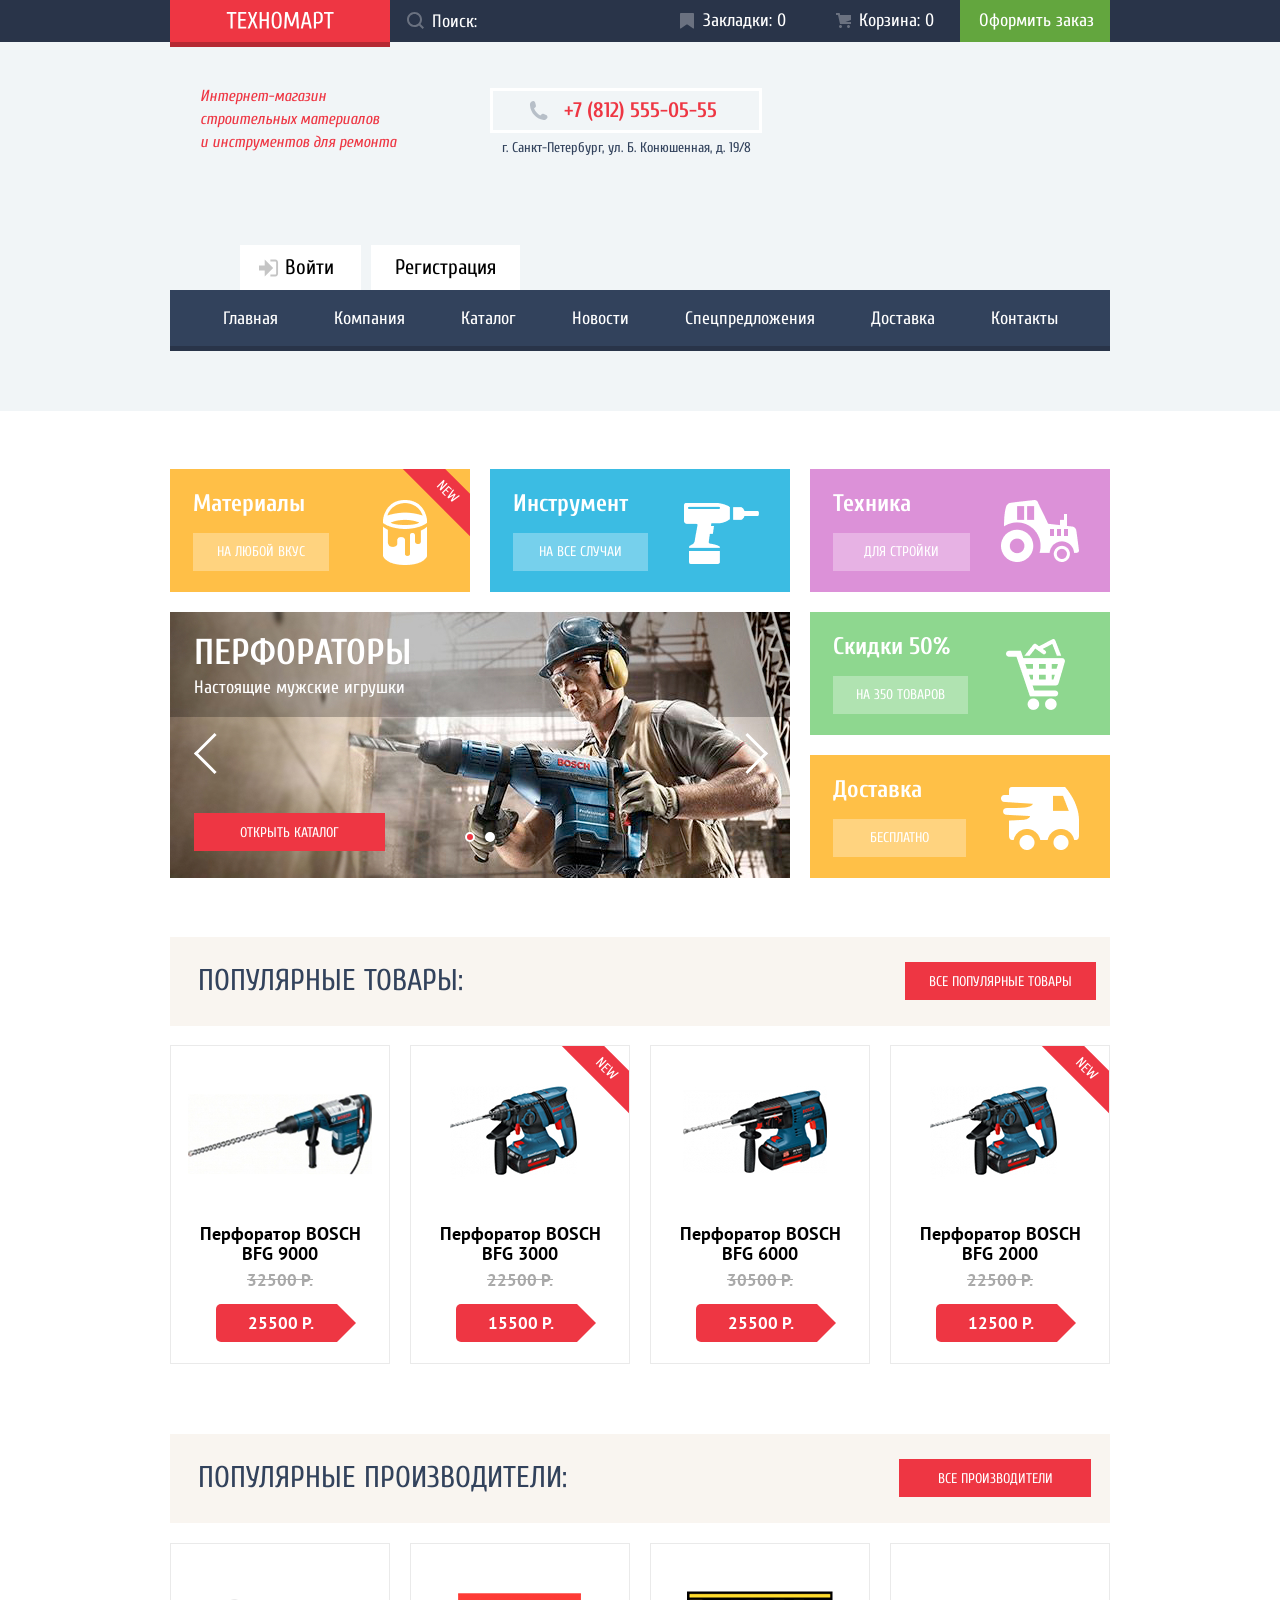
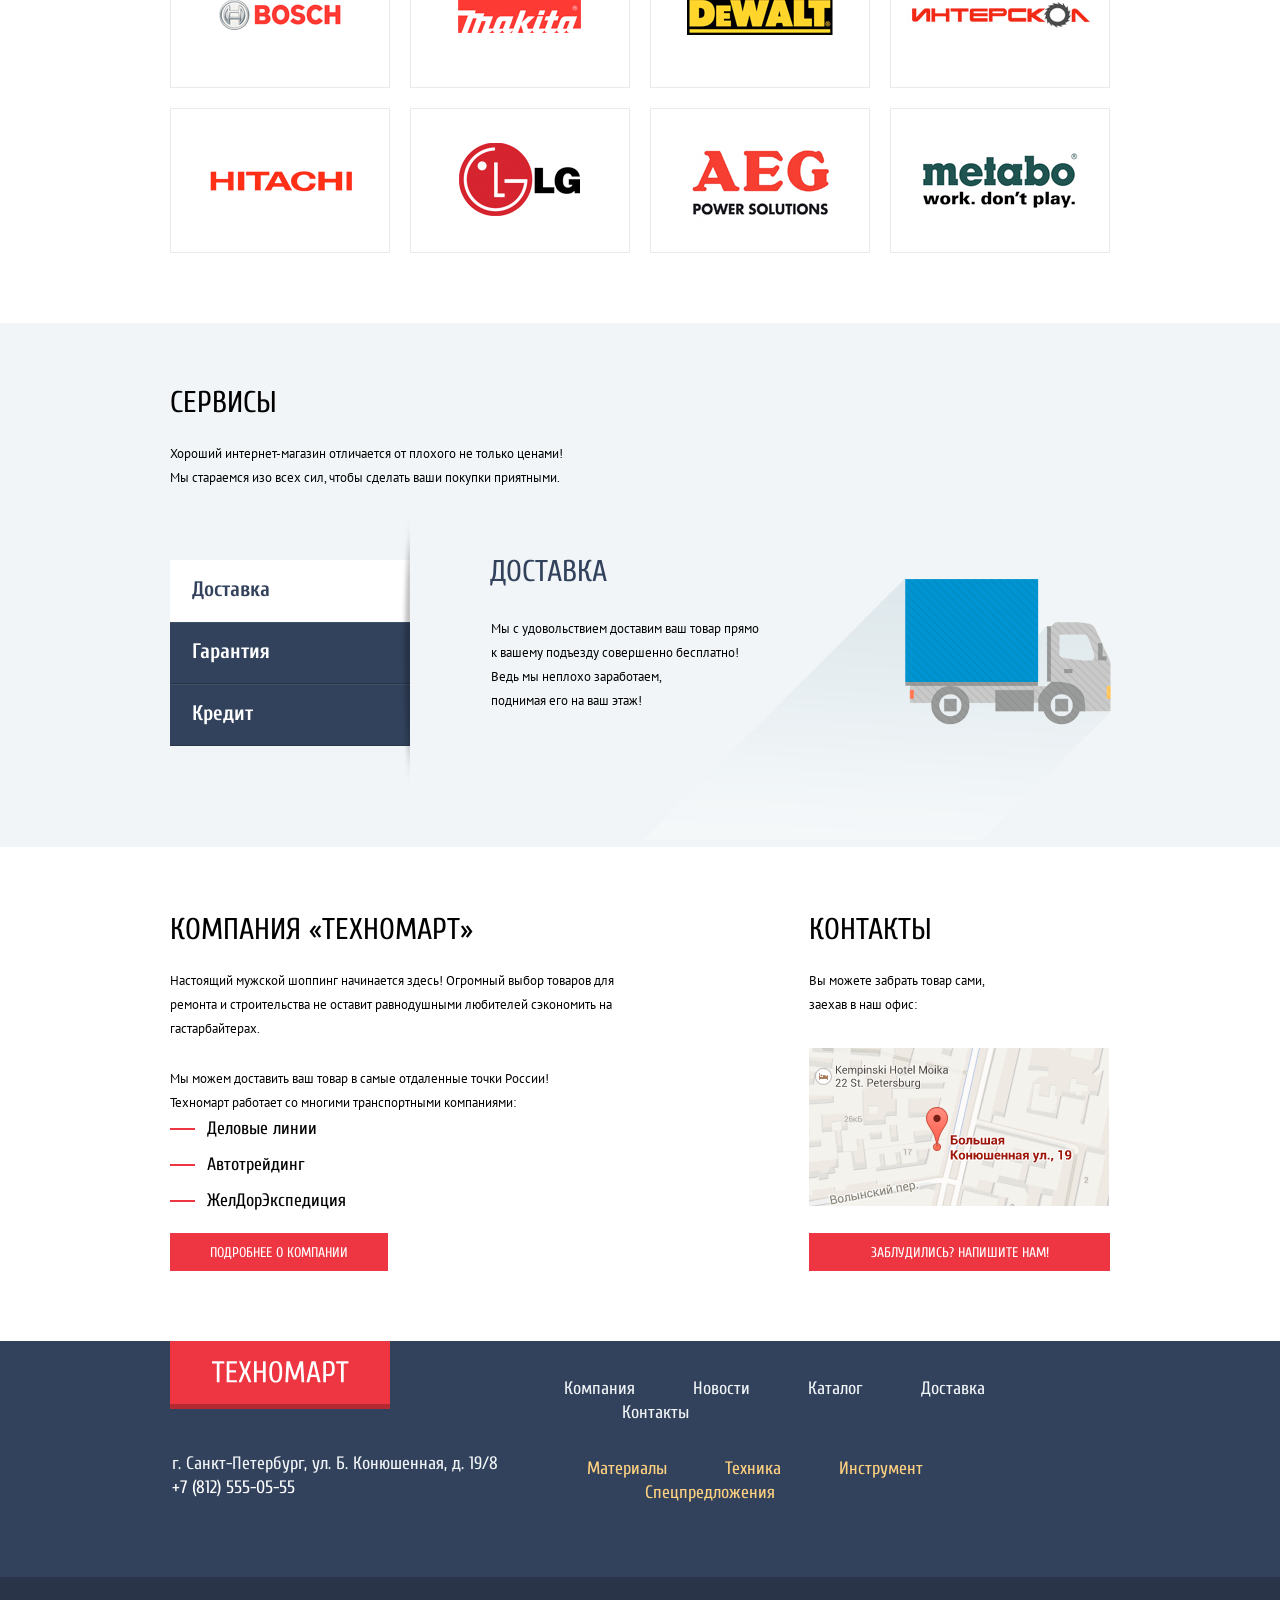
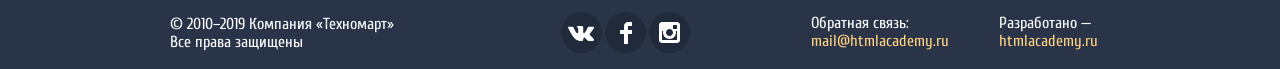
<file: index.html>
<!DOCTYPE html>
<html class="page" lang="ru">

<head>
  <meta charset="utf-8">
  <title>HTML Academy: Техномарт</title>
  <link rel="icon" href="favicon.ico">
  <link rel="icon" href="img/favicon/favicon.svg" type="image/svg+xml">
  <link rel="apple-touch-icon" href="img/favicon/apple-touch-icon.png">
  <link rel="manifest" href="manifest.webmanifest">
  <link
    href="https://fonts.googleapis.com/css2?family=Cuprum:ital,wght@0,400;0,700;1,400&family=PT+Sans:wght@400;700&display=swap"
    rel="stylesheet">
  <link href="css/normalize.css" rel="stylesheet">
  <link href="css/min-style.css" rel="stylesheet">
</head>
<body class="page-body">
  <header class="main-header">
    <div class="top-header-bar">
      <div class="top-header container">
        <div class="logo">
          <a class="site-logo" href="index.html">
            <img src="img/logo.svg" width="108" height="17" alt="логотип интернет-магазина «техномарт»">
          </a>
        </div>
        <form class="search">
          <label class="visually-hidden " for="search"></label>
          <input class="search-field" id="search" type="text" placeholder="Поиск:">
          <svg class="search-icon" width="17" height="17" viewBox="0 0 17 17" fill="none"
            xmlns="http://www.w3.org/2000/svg">
            <g>
              <path fill-rule="evenodd" clip-rule="evenodd"
                d="M13.458 12.044L17 15.586L15.586 17L12.044 13.458C10.782 14.421 9.21 15 7.5 15C3.35786 15 0 11.6421 0 7.5C0 3.35786 3.35786 0 7.5 0C11.6421 0 15 3.35786 15 7.5C15.0001 9.14309 14.4581 10.7403 13.458 12.044ZM7.5 2C4.467 2 2 4.467 2 7.5C2.00331 10.5362 4.4638 12.9967 7.5 13C10.532 13 13 10.532 13 7.5C13 4.467 10.532 2 7.5 2Z" />
            </g>
          </svg>
          <button type="submit"></button>
        </form>
        <a class="bookmark" href="#"> Закладки: 0 </a>
        <a class="basket" href="#"> Корзина: 0 </a>
        <a class="order" href="#"> Оформить заказ </a>
      </div>
    </div>
    <div class="middle-header container">
      <h1>Интернет-магазин строительных материалов <br> и инструментов для ремонта</h1>
      <div class="header-contacts">
        <a class="tel" href="tel:+78125550555">+7 (812) 555-05-55</a>
        <p class="address">г. Санкт-Петербург, ул. Б. Конюшенная, д. 19/8</p>
      </div>
      <div class="user-navigation">
        <a class="login-link" href="#">
          <svg class="icon-logo" width="20" height="18" viewBox="0 0 20 18" fill="none"
            xmlns="http://www.w3.org/2000/svg">
            <path d="M14.1667 9L5.71429 0.5V6.5H0V11.5H5.71429V17.5L14.1667 9Z" />
            <path
              d="M16.1771 15.51H11.3895V17.5H16.1771C18.2514 17.5 19.0381 15.69 19.0619 14.474V3.528C19.0381 2.311 18.2514 0.5 16.1771 0.5H11.3895V2.49H16.1771C16.9762 2.49 17.1219 3.171 17.1391 3.547V14.451C17.1229 14.827 16.9762 15.51 16.1771 15.51Z" />
          </svg>
          Войти</a>
        <a class="registration-link" href="#">Регистрация</a>
      </div>
      <nav class="main-navigation container">
        <ul class="site-navigation">
          <li><a href="index.html">Главная</a></li>
          <li><a href="#">Компания</a></li>
          <li><a href="catalog.html">Каталог</a></li>
          <li><a href="#">Новости</a></li>
          <li><a href="#">Спецпредложения</a></li>
          <li><a href="#">Доставка</a></li>
          <li><a href="#">Контакты</a></li>
        </ul>
      </nav>
    </div>
  </header>
  <main>
    <section class="features container">
      <ul class="features-list">
        <li class="features-item1">
          <span class="new new1">
            New
          </span>
          <h3>Материалы</h3>
          <a href="#" aria-label="Перейти на страницу материалы">На любой вкус</a>
        </li>
        <li class="features-item2">
          <h3>Инструмент</h3>
          <a href="#" aria-label="Перейти на страницу инструменты">На все случаи</a>
        </li>
        <li class="features-item3">
          <h3>Техника</h3>
          <a href="#" aria-label="Перейти на страницу техника">Для стройки</a>
        </li>
        <li class="features-item5">
          <h3>Скидки 50%</h3>
          <a href="#" aria-label="Перейти на страницу скидки">на 350 товаров</a>
        </li>
        <li class="features-item6">
          <h3>Доставка</h3>
          <a href="#" aria-label="Перейти на страницу доставка">Бесплатно</a>
        </li>
      </ul>
      <div class="slider-wrapper">
        <ul class="slider-list">
          <li class="slider-item1 slide slide-current">
            <h3>Перфораторы</h3>
            <p>Настоящие мужские игрушки</p>
            <a href="catalog.html">Открыть каталог</a>
          </li>
          <li class="slider-item2 slide ">
            <h3>Дрели</h3>
            <p>Соседям на радость!</p>
            <a href="catalog.html">Открыть каталог</a>
          </li>
        </ul>
        <div class="slider-controls">
          <button class="current" type="button" aria-label="Первый слайд"></button>
          <button type="button" aria-label="Второй слайд"></button>
        </div>
        <button class="button-left" type="button"></button>
        <button class="button-right" type="button"></button>
      </div>
    </section>
    <section class="popular-products container">
      <div class="products-header">
        <h2>Популярные товары:</h2>
        <a class="all-products" href="#">Все популярные товары</a>
      </div>
      <ul class="products-list">
        <li class="catalog-item">
            <div class="product-image-wrapper">
              <img src="img/9000.jpg" width="184" height="170" alt="Перфоратор BOSCH BFG 9000" />
            </div>
            <a class="product-link" href="#">
            <h3>Перфоратор BOSCH BFG 9000</h3>
          </a>
          <div class="buy-bookmark-wrapper">
            <a class="buy-button" href="#">Купить</a>
            <a class="bookmark-button" href="#">В закладки</a>
          </div>
          <p class="old-price">32500 р.</p>
          <p class="new-price">25500 р.</p>
        </li>
        <li class="catalog-item">
          <span class="new">
            New
          </span>
            <div class="product-image-wrapper">
              <img src="img/3000.jpg" width="140" height="141" alt="Перфоратор BOSCH BFG 3000" />
            </div>
            <a class="product-link" href="#">
            <h3>Перфоратор BOSCH BFG 3000</h3>
          </a>
          <div class="buy-bookmark-wrapper">
            <a class="buy-button" href="#">Купить</a>
            <a class="bookmark-button" href="#">В закладки</a>
          </div>
          <p class="old-price">22500 р.</p>
          <p class="new-price">15500 р.</p>
        </li>
        <li class="catalog-item">
            <div class="product-image-wrapper">
              <img src="img/6000.jpg" width="154" height="150" alt="Перфоратор BOSCH BFG 6000" />
            </div>
            <a class="product-link" href="#">
            <h3>Перфоратор BOSCH BFG 6000</h3>
          </a>
          <div class="buy-bookmark-wrapper">
            <a class="buy-button" href="#">Купить</a>
            <a class="bookmark-button" href="#">В закладки</a>
          </div>
          <p class="old-price">30500 р.</p>
          <p class="new-price">25500 р.</p>
        </li>
        <li class="catalog-item">
          <span class="new">
            New
          </span>
            <div class="product-image-wrapper">
              <img src="img/2000.jpg" width="140" height="141" alt="Перфоратор BOSCH BFG 2000">
            </div>
            <a class="product-link" href="#">
            <h3>Перфоратор BOSCH BFG 2000</h3>
          </a>
          <div class="buy-bookmark-wrapper">
            <a class="buy-button" href="#">Купить</a>
            <a class="bookmark-button"  href="#">В закладки</a>
          </div>
          <p class="old-price">22500 р.</p>
          <p class="new-price">12500 р.</p>

        </li>
      </ul>
    </section>
    <section class="popular-manufacturers container">
      <div class="manufactures-header">
        <h2>Популярные производители:</h2>
        <a class="all-manufactures" href="#">Все производители</a>
      </div>
      <ul class="popular-manufacturers-list">
        <li>
          <a href="#" aria-label="перейти на страницу производителя bosch">
            <img src="img/bosch.png" width="126" height="37" alt="BOSCH" />
          </a>
        </li>
        <li>
          <a href="#"  aria-label="перейти на страницу производителя makita">
            <img src="img/makita.png" width="124" height="45" alt="makita" />
          </a>
        </li>
        <li>
          <a href="#"  aria-label="перейти на страницу производителя dewalt">
            <img src="img/dewalt.png" width="146" height="49" alt="DeWALT" />
          </a>
        </li>
        <li>
          <a href="#"  aria-label="перейти на страницу производителя интерскол">
            <img src="img/interskol.png" width="202" height="77" alt="Интерскол" />
          </a>
        </li>
        <li>
          <a href="#"  aria-label="перейти на страницу производителя hitachi">
            <img src="img/hitachi.png" width="174" height="33" alt="hitachi" />
          </a>
        </li>
        <li>
          <a href="#"  aria-label="перейти на страницу производителя lg">
            <img src="img/lg.png" width="123" height="75" alt="lg" />
          </a>
        </li>
        <li>
          <a href="#"  aria-label="перейти на страницу производителя aeg">
            <img src="img/aeg.png" width="152" height="97" alt="aeg" />
          </a>
        </li>
        <li>
          <a href="#"  aria-label="перейти на страницу производителя metabo">
            <img src="img/metabo.png" width="204" height="69" alt="metabo" />
          </a>
        </li>
      </ul>
    </section>
    <section class="services">
      <div class="services-wrapper">
          <h2>Сервисы</h2>
          <p>
            Хороший интернет-магазин отличается от плохого не только ценами!<br>
            Мы стараемся изо всех сил, чтобы сделать ваши покупки приятными.
          </p>
          <div class="service-slider">
          <ul class="slider-buttons">
            <li>
              <button class="service-slider-button selected-button" type="button" disabled>Доставка</button>
            </li>
            <li>
              <button class="service-slider-button" type="button">Гарантия</button>
            </li>
            <li>
              <button class="service-slider-button" type="button">Кредит</button>
            </li>
          </ul>
          <ul class="service-slider-list">
            <li class="service-slider-item1 service-slide  slide-current">
              <h3>Доставка</h3>
              <p>
                Мы с удовольствием доставим ваш товар прямо к&#160;вашему подъезду совершенно бесплатно!
                Ведь&#160;мы неплохо заработаем, <br>
                поднимая его на ваш этаж!
              </p>
            </li>
            <li class="service-slider-item2 service-slide">
              <h3>Гарантия</h3>
              <p>
                Если купленный у нас товар поломается или заискрит,
                а также в случае пожара, спровоцированного его
                возгоранием, вы всегда можете быть уверены в нашей
                гарантии. Мы обменяем сгоревший товар на новый.
                Дом уж восстановите как-нибудь сами.
              </p>
            </li>
            <li class="service-slider-item3 service-slide">
              <h3>Кредит</h3>
              <p>
                Залезть в долговую яму стало проще!
                Кредитные&#160;консультанты придут вам на помощь.
              </p>
              <a href="#">Отправить заявку</a>
            </li>
          </ul>
        </div>
      </div>
    </section>
    <section class="description container">
      <div class="advantage">
        <h2>Компания «Техномарт»</h2>
        <p>
          Настоящий мужской шоппинг начинается здесь! Огромный выбор товаров для
          ремонта и строительства не оставит равнодушными любителей сэкономить на
          гастарбайтерах.
        </p>
        <p>
          Мы можем доставить ваш товар в самые отдаленные точки России! <br>
          Техномарт работает со многими транспортными компаниями:
        </p>
        <ul class="partner-list">
          <li>Деловые линии</li>
          <li>Автотрейдинг</li>
          <li>ЖелДорЭкспедиция</li>
        </ul>
        <a href="#">Подробнее о компании</a>
      </div>
      <div class="contacts">
        <h2>Контакты</h2>
        <p>
          Вы можете забрать товар сами, <br />
          заехав в наш офис:
        </p>
        <a class="map" href="writeus.html"><img src="img/map.png"  width="300" height="158" alt="карта"></a>
        <a class="message-button" href="writeus.html">Заблудились? Напишите нам!</a>
      </div>
    </section>
  </main>
  <footer class="main-footer">
    <section class="top-footer">
      <div class="container">
        <div class="logo-footer">
          <a class="site-logo" href="index.html">
            <img src="img/logo-footer.svg" width="138" height="23" alt="логотип интернет-магазина «техномарт»">
          </a>
        </div>
        
        <ul class="footer-site-navigation">
          <li><a href="#">Компания</a></li>
          <li><a href="#">Новости</a></li>
          <li><a href="catalog.html">Каталог</a></li>
          <li><a href="#">Доставка</a></li>
          <li><a href="#">Контакты</a></li>
        </ul>
        <p>г. Санкт-Петербург, ул. Б. Конюшенная, д. 19/8<br>
          <a class="footer-tel" href="tel:+78125550555">+7 (812) 555-05-55</a>
         </p>
        <ul class="additional-nav">
          <li><a href="#">Материалы</a></li>
          <li><a href="#">Техника</a></li>
          <li><a href="#">Инструмент</a></li>
          <li><a href="#">Спецпредложения</a></li>
        </ul>
      </div>
    </section>
    <section class="footer-bottom">
      <div class="social-wrapper container">
        <p>© 2010–2019 Компания «Техномарт» Все права защищены</p>
        <ul class="social-list">
          <li>
            <a class="social-button" href="#" aria-label="вконтакте"><svg width="27" height="16" viewBox="0 0 27 16"
                fill="none" xmlns="http://www.w3.org/2000/svg">
                <path
                  d="M16.138 12.51C17.094 12.201 18.318 14.55 19.621 15.449C20.599 16.13 21.348 15.983 21.348 15.983L24.821 15.933C24.821 15.933 26.636 15.821 25.778 14.379C25.707 14.259 25.275 13.31 23.193 11.357C21.016 9.31398 21.311 9.64498 23.932 6.11298C25.529 3.95998 26.168 2.64498 25.968 2.08498C25.776 1.54598 24.603 1.68598 24.603 1.68598L20.69 1.71298C20.309 1.71398 19.986 1.83198 19.839 2.22798C19.836 2.23198 19.218 3.89398 18.394 5.30698C16.653 8.29598 15.958 8.45498 15.67 8.26798C15.009 7.83498 15.176 6.53098 15.176 5.60398C15.176 2.70698 15.608 1.49898 14.33 1.18698C13.903 1.08298 13.591 1.01498 12.502 1.00498C11.11 0.983976 9.928 1.00498 9.258 1.33398C8.813 1.55698 8.472 2.04598 8.679 2.07398C8.939 2.10898 9.522 2.23398 9.834 2.65998C10.235 3.21198 10.223 4.44898 10.223 4.44898C10.223 4.44898 10.452 7.85998 9.683 8.28298C9.155 8.57298 8.433 7.98098 6.88 5.26698C6.087 3.87898 5.488 2.34498 5.488 2.34498C5.488 2.34498 5.372 2.05998 5.162 1.90398C4.912 1.71898 4.562 1.65998 4.562 1.65998L0.848 1.68398C0.848 1.68398 0.29 1.69998 0.0850002 1.94598C-0.0969998 2.16398 0.0700002 2.61398 0.0700002 2.61398C0.0700002 2.61398 2.979 9.49498 6.273 12.961C9.293 16.143 12.725 15.932 12.725 15.932H14.28C14.28 15.932 14.749 15.878 14.989 15.62C15.213 15.38 15.203 14.929 15.203 14.929C15.203 14.929 15.172 12.82 16.138 12.51Z"
                  fill="white" />
              </svg>
            </a>
          </li>
          <li>
            <a class="social-button" href="#" aria-label="фейсбук"><svg width="12" height="22" viewBox="0 0 12 22" fill="none"
                xmlns="http://www.w3.org/2000/svg">
                <path d="M12 4V0H8C5.79086 0 4 1.79086 4 4V8H0V12H4V22H8V12H12V8H8V4H12Z" fill="white" />
              </svg></a>
          </li>
          <li>
            <a class="social-button" href="#" aria-label="инстаграм"><svg width="21" height="21" viewBox="0 0 21 21" fill="none"
                xmlns="http://www.w3.org/2000/svg">
                <path fill-rule="evenodd" clip-rule="evenodd"
                  d="M3 0H18C19.65 0 21 1.35 21 3V18C21 19.65 19.65 21 18 21H3C1.35 21 0 19.65 0 18V3C0 1.35 1.35 0 3 0ZM14 10.5C14 8.57 12.43 7 10.5 7C8.57 7 7 8.57 7 10.5C7 12.43 8.57 14 10.5 14C12.43 14 14 12.43 14 10.5ZM3 18V9H4.181C4.0626 9.49127 4.00186 9.99467 4 10.5C4 14.0899 6.91015 17 10.5 17C14.0899 17 17 14.0899 17 10.5C16.9986 9.99464 16.9379 9.49118 16.819 9H18V18H3ZM14 7H18V3H14V7Z"
                  fill="white" />
              </svg></a>
          </li>
        </ul>
        <p class="footer-mail">Обратная связь:<a href="mailto:mail@htmlacademy.ru"> mail@htmlacademy.ru</a></p>
        <p class="footer-copyright">
          Разработано —
          <a href="https://htmlacademy.ru">htmlacademy.ru</a>
        </p>
      </div>
    </section>
  </footer>

  <section class="modal modal-feedback">
    <form class="feedback-form" action="https://echo.htmlacademy.ru" method="post">
      <p>
        <label  for="name">Ваше имя:</label>
        <input class="user-name" id="name" type="text" name="name" placeholder="Имя Фамилия">
      </p>
      <p>
        <label  for="login-login">Ваш e-mail:</label>
        <input class="user-email" id="login-login" type="email" name="login" placeholder="email@example.com">
      </p>
      <p class="comment"><label  for="comment">Текст письма</label>
        <textarea class="letter" id="comment" name="comment" placeholder="В свободной форме"></textarea>
      </p>
      <button class="modal-submit" type="submit">Отправить</button>
    </form>
    <button class="modal-close" type="button" aria-label="Закрыть"></button>
  </section>
  <section class="modal modal-map">
    <iframe
      src="https://www.google.com/maps/embed?pb=!1m18!1m12!1m3!1d1998.6037999040354!2d30.322010416394033!3d59.938716271971415!2m3!1f0!2f0!3f0!3m2!1i1024!2i768!4f13.1!3m3!1m2!1s0x4696310fca5ba729%3A0xea9c53d4493c879f!2sBolshaya+Konyushennaya+ul.%2C+19%2C+Sankt-Peterburg%2C+Russia%2C+191186!5e0!3m2!1sen!2s!4v1441888483426"
      width="943" height="442" allowfullscreen
      title="Офис компании по адресу ул. Большая Конюшенная 19/8, Санкт-Петербург"></iframe>
    <button class="modal-close" type="button" aria-label="закрыть окно"></button>
  </section>
  <script src="js/script.js"></script>
</body>
</html>
</file>
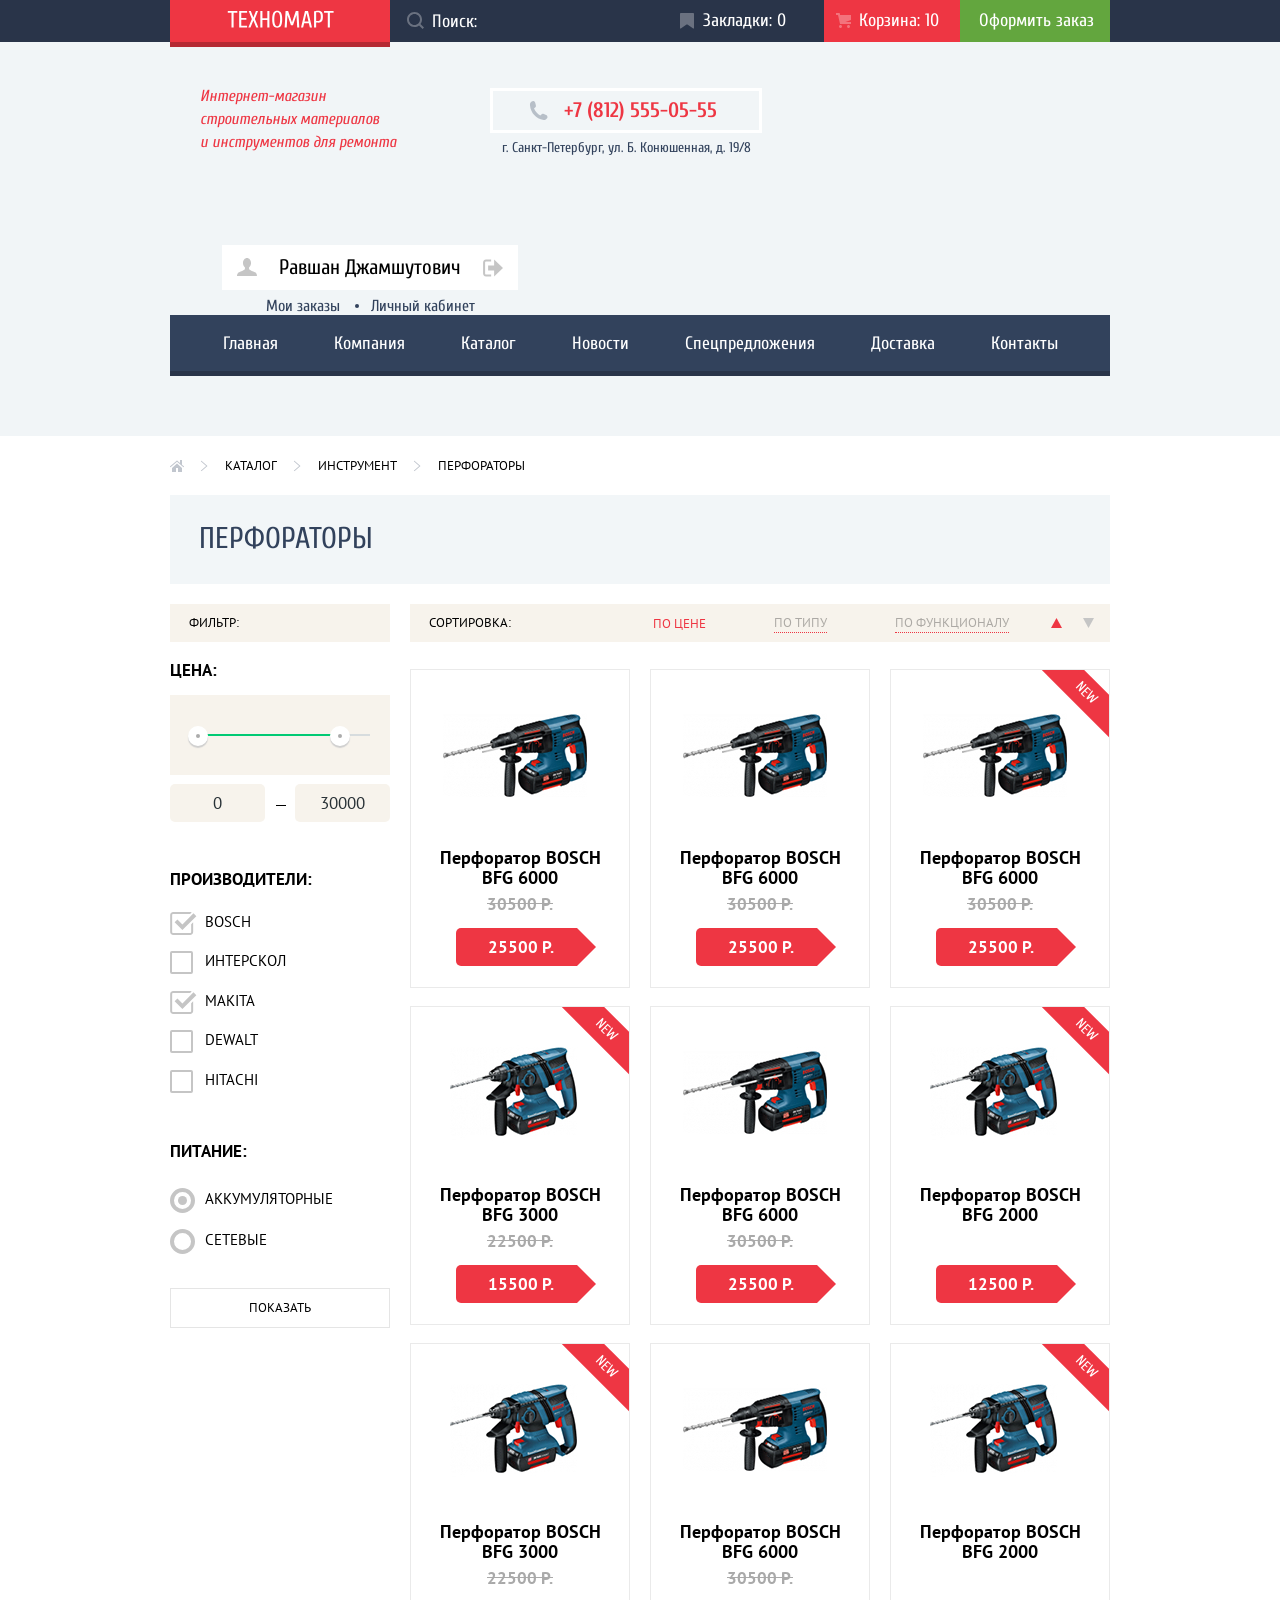
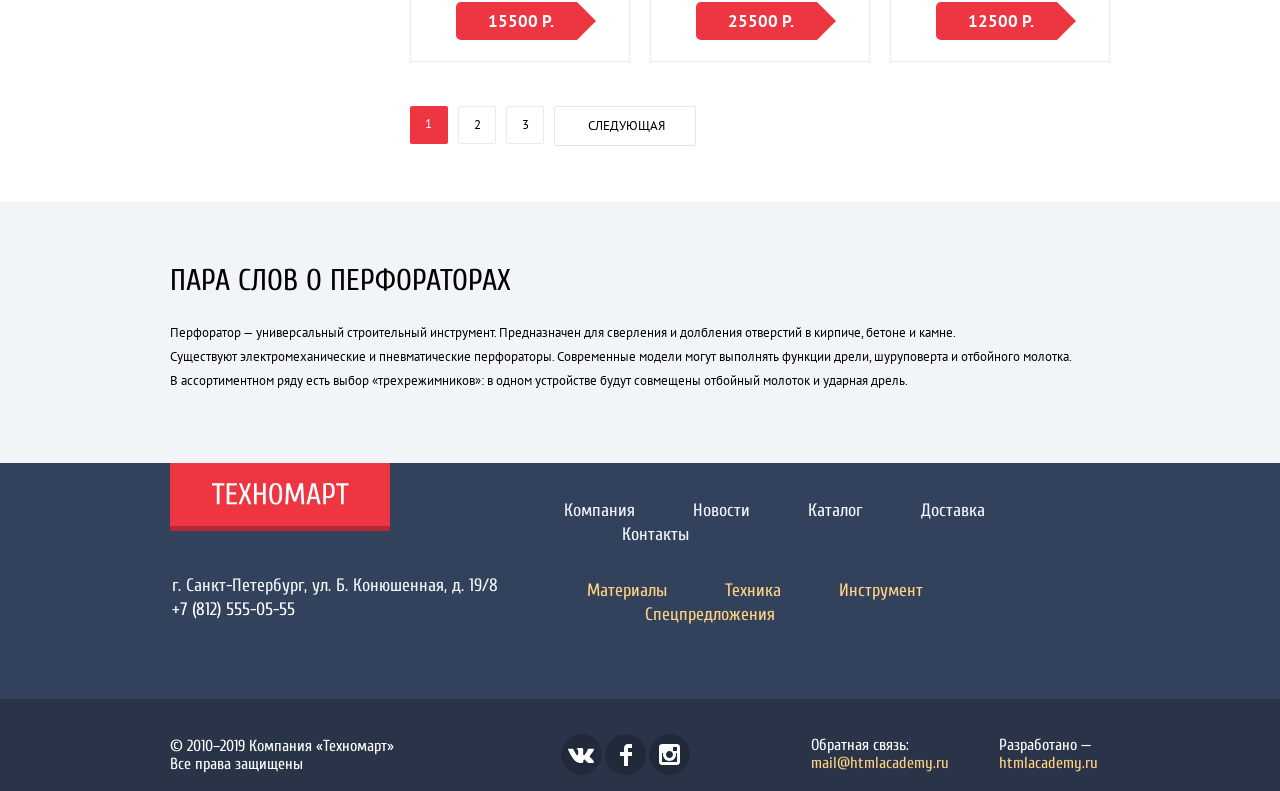
<file: catalog.html>
<!DOCTYPE html>
<html class="page" lang="ru">
  <head>
    <meta charset="utf-8" />
    <title>HTML Academy: Техномарт</title>
    <link rel="icon" href="favicon.ico" />
    <link rel="icon" href="img/favicon/favicon.svg" type="image/svg+xml" />
    <link rel="apple-touch-icon" href="img/favicon/apple-touch-icon.png" />
    <link rel="manifest" href="manifest.webmanifest" />
    <link
      href="https://fonts.googleapis.com/css2?family=Cuprum:ital,wght@0,400;0,700;1,400&family=PT+Sans:wght@400;700&display=swap"
      rel="stylesheet"
    />
    <link href="css/normalize.css" rel="stylesheet" />
    <link href="css/min-style.css" rel="stylesheet" />
  </head>
  <body class="page-body inner-page">
    <header class="main-header">
      <div class="top-header-bar">
        <div class="top-header container">
          <div class="logo">
            <a href="index.html">
              <img
                src="img/logo.svg"
                width="107"
                height="17"
                alt="логотип интернет-магазина «техномарт»"
              />
            </a>
          </div>
          <form class="search">
            <label class="visually-hidden" for="search"></label>
            <input class="search-field" type="text" id="search" placeholder="Поиск:" />
            <svg
              class="search-icon"
              width="17"
              height="17"
              viewBox="0 0 17 17"
              fill="none"
              xmlns="http://www.w3.org/2000/svg"
            >
              <g>
                <path
                  fill-rule="evenodd"
                  clip-rule="evenodd"
                  d="M13.458 12.044L17 15.586L15.586 17L12.044 13.458C10.782 14.421 9.21 15 7.5 15C3.35786 15 0 11.6421 0 7.5C0 3.35786 3.35786 0 7.5 0C11.6421 0 15 3.35786 15 7.5C15.0001 9.14309 14.4581 10.7403 13.458 12.044ZM7.5 2C4.467 2 2 4.467 2 7.5C2.00331 10.5362 4.4638 12.9967 7.5 13C10.532 13 13 10.532 13 7.5C13 4.467 10.532 2 7.5 2Z"
                />
              </g>
            </svg>
            <button type="submit"></button>
          </form>
          <a class="bookmark" href="#"> Закладки: 0 </a>
          <a class="basket basket-catalog" href="#"> Корзина: 10 </a>
          <a class="order" href="#"> Оформить заказ </a>
        </div>
      </div>
      <div class="middle-header container">
        <h1>
          Интернет-магазин строительных материалов и&#160;инструментов для
          ремонта
        </h1>
        <div class="header-contacts">
          <a class="tel" href="tel:+78125550555">+7 (812) 555-05-55</a>
          <p class="address">г. Санкт-Петербург, ул. Б. Конюшенная, д. 19/8</p>
        </div>
        <div class="user-menu">
          <a class="name" href="">
            <svg class="user-icon" width="20" height="18" viewBox="0 0 20 18" fill="none" xmlns="http://www.w3.org/2000/svg">
              <path d="M17.881 14.166C15.737 13.431 13.625 12.5 12.674 11.776C12.017 11.275 11.904 10.158 12.157 9.361C13.275 8.458 14.021 6.884 14.021 5.083C14.021 2.276 12.221 0 10 0C7.77902 0 5.97901 2.276 5.97901 5.083C5.97901 6.884 6.72501 8.457 7.84201 9.36C8.09501 10.158 7.98302 11.275 7.32502 11.776C6.37502 12.5 4.26201 13.43 2.11801 14.166C-0.0259852 14.902 1.48343e-05 18 1.48343e-05 18H20C20 18 20.025 14.901 17.881 14.166Z"/>
              </svg>
            Равшан Джамшутович
          </a>
          <a class="icon-logout" href="#" aria-label="Кнопа-выхода-из-аккаунта">
            <svg width="20" height="18" viewBox="0 0 20 18" fill="none" xmlns="http://www.w3.org/2000/svg">
              <path d="M20 9L11.125 0.5V6.5H5.125V11.5H11.125V17.5L20 9Z" />
              <path d="M2.10601 14.452V3.548C2.12401 3.172 2.27701 2.491 3.11601 2.491H8.14301V0.5H3.11601C0.938006 0.5 0.112006 2.31 0.0870056 3.527V14.473C0.112006 15.689 0.938006 17.5 3.11601 17.5H8.14301V15.51H3.11601C2.27701 15.51 2.12401 14.827 2.10601 14.452Z"/>
              </svg>
              
            </a>
          <a class="my-orders" href="#">Мои заказы</a>
          <a class="account" href="#">Личный кабинет</a>
        </div>
        <nav class="main-navigation container">
          <ul class="site-navigation">
            <li><a href="index.html">Главная</a></li>
            <li><a href="#">Компания</a></li>
            <li><a href="catalog.html">Каталог</a></li>
            <li><a href="#">Новости</a></li>
            <li><a href="#">Спецпредложения</a></li>
            <li><a href="#">Доставка</a></li>
            <li><a href="#">Контакты</a></li>
          </ul>
        </nav>
      </div>
    </header>
    <main class="page-catalog">
      <div class="page-catalog-wrapper container">
        <ul class="bread-crumbs">
          <li><a href="index.html" aria-label="Вернуться на главную страницу"> <svg class="home" width="14" height="12" viewBox="0 0 14 12" fill="none" xmlns="http://www.w3.org/2000/svg">
            <path d="M2 7.99999V12H6V7.99999H8V12H12V7.99999L7 3.51599L2 7.99999Z"/>
            <path d="M13.831 6.365L12 4.751V0H9.99998V2.987L7.33198 0.635C7.31198 0.618 7.28898 0.612 7.26798 0.598C7.24294 0.579705 7.21614 0.56396 7.18798 0.551C7.15708 0.540195 7.12529 0.532163 7.09298 0.527C7.06198 0.521 7.03198 0.515 6.99998 0.515C6.96898 0.515 6.93898 0.521 6.90798 0.527C6.87551 0.531919 6.84366 0.5403 6.81298 0.552C6.78498 0.563 6.75998 0.581 6.73298 0.598C6.71198 0.612 6.68798 0.618 6.66898 0.635L0.170976 6.365C0.0162401 6.50291 -0.0375953 6.72187 0.0355474 6.9158C0.10869 7.10974 0.293707 7.23862 0.500976 7.24C0.622907 7.24035 0.740711 7.19586 0.831976 7.115L6.99998 1.677L13.169 7.115C13.3778 7.27913 13.6784 7.25178 13.8542 7.05265C14.0299 6.85352 14.0198 6.55183 13.831 6.365Z"/>
            </svg> </a> </li>
          <li><a href="catalog.html">Каталог</a></li>
          <li><a href="#">Инструмент</a></li>
          <li>Перфораторы</li>
        </ul>
        <h1 class="page-title">Перфораторы</h1>
        <section class="filters">
          <h2>Фильтр:</h2>
          <form class="filters-form" method="get" action="https://echo.htmlacademy.ru">
            <fieldset class="filter-item">
              <legend>Цена:</legend>
              <div class="range-filter">
                <div class="range-controls">
                  <div class="scale">
                    <div class="bar"></div>
                  </div>
                  <div class="toggle toggle-min" tabindex="0"></div>
                  <div class="toggle toggle-max" tabindex="0"></div>
                </div>
                <div class="price-controls">
                  <label class="min-price">
                  <input type="number" name="min-price" value="0"> 
                  </label>
                  <label class="max-price">
                  <input type="number" name="max-price" value="30000">
                  </label>
                </div>
              </div>
          </fieldset>
            <fieldset>
              <legend class="manufacturers-title">Производители:</legend>
              <ul class="manufacturers-filter">
                <li class="filter-option ">
                  <input class="visually-hidden filter-input-checkbox"
                    type="checkbox"
                    name="bosch"
                    id="filter-bosch"
                    checked
                  />
                  <label for="filter-bosch">BOSCH</label>
                </li>
                <li class="filter-option">
                  <input class="visually-hidden filter-input-checkbox"
                    type="checkbox"
                    name="интерскол"
                    id="filter-interskol"
                  />
                  <label for="filter-interskol">ИНТЕРСКОЛ</label>
                </li>
                <li class="filter-option">
                  <input class="visually-hidden filter-input-checkbox"
                    type="checkbox"
                    name="makita"
                    id="filter-makita"
                    checked
                  />
                  <label for="filter-makita">MAKITA</label>
                </li>
                <li class="filter-option">
                  <input class="visually-hidden filter-input-checkbox" type="checkbox" name="dewalt" id="filter-dewalt" />
                  <label for="filter-dewalt">DEWALT</label>
                </li>
                <li class="filter-option">
                  <input class="visually-hidden filter-input-checkbox" type="checkbox" name="hitachi" id="filter-hitachi" />
                  <label for="filter-hitachi">HITACHI</label>
                </li>
              </ul>
            </fieldset>
            <fieldset class="power-form">
              <legend>Питание:</legend>
              <ul class="power">
                <li class="filter-option">
                  <input class="visually-hidden filter-input-radio"
                    type="radio"
                    name="power-group"
                    value="battery"
                    id="filter-battery"
                    checked
                  />
                  <label for="filter-battery">Аккумуляторные</label>
                </li>
                <li class="filter-option">
                  <input class="visually-hidden filter-input-radio"
                    type="radio"
                    name="power-group"
                    value="mains"
                    id="filter-mains"
                  />
                  <label for="filter-mains">Сетевые</label>
                </li>
              </ul>
            </fieldset>
            <button class="show-button" type="submit">Показать</button>
          </form>
        </section>
        <section class="catalog">
          <div class="sorting">
            <h2>Сортировка:</h2>
              <ul class="sorting-buttons-list">
                <li>
                  <button class="sorting-button sorting-button-sel">
                    По цене
                  </button>
                </li>
                <li>
                  <button class="sorting-button">По типу</button>
                </li>
                <li>
                  <button class="sorting-button">По функционалу</button>
                </li>
              </ul>
              <div class="sorting-arrows">
                <button class="arrow arrow-active" aria-label="по возростанию">
                  <svg
                    width="11"
                    height="10"
                    viewBox="0 0 11 10"
                    fill="none"
                    xmlns="http://www.w3.org/2000/svg"
                  >
                    <path d="M5.5 0L11 10L0 10" />
                  </svg>
                </button>
                <button class="arrow" aria-label="по убыванию">
                  <svg
                    width="11"
                    height="10"
                    viewBox="0 0 11 10"
                    fill="none"
                    xmlns="http://www.w3.org/2000/svg"
                  >
                    <path d="M5.5 10L0 0H11" />
                  </svg>
                </button>
              </div>
          </div>
          <ul class="catalog-list">
            <li class="catalog-item">
                <div class="product-image-wrapper">
                  <img
                    src="img/6000.jpg"
                    width="154"
                    height="150"
                    alt="Перфоратор BOSCH BFG 6000"
                  />
                </div>
                <a class="product-link" href="#">
                <h3>Перфоратор BOSCH BFG 6000</h3>
              </a>
              <p class="old-price">30500 р.</p>
              <p class="new-price">25500 р.</p>
              <div class="buy-bookmark-wrapper">
                <a class="buy-button" href="#">Купить</a>
                <a class="bookmark-button" href="#">В закладки</a>
              </div>
            </li>
            <li class="catalog-item">
                <div class="product-image-wrapper">
                  <img
                    src="img/6000.jpg"
                    width="154"
                    height="150"
                    alt="Перфоратор BOSCH BFG 6000"
                  />
                </div>
                <a class="product-link" href="#">
                <h3>Перфоратор BOSCH BFG 6000</h3>
              </a>
              <p class="old-price">30500 р.</p>
              <p class="new-price">25500 р.</p>
              <div class="buy-bookmark-wrapper">
                <a class="buy-button" href="#">Купить</a>
                <a class="bookmark-button" href="#">В закладки</a>
              </div>
            </li>
            <li class="catalog-item">
              <span class="new">
                New
              </span>
                <div class="product-image-wrapper">
                  <img
                    src="img/6000.jpg"
                    width="154"
                    height="150"
                    alt="Перфоратор BOSCH BFG 6000"
                  />
                </div>
                <a class="product-link" href="#">
                <h3>Перфоратор BOSCH BFG 6000</h3>
              </a>
              <p class="old-price">30500 р.</p>
              <p class="new-price">25500 р.</p>
              <div class="buy-bookmark-wrapper">
                <a class="buy-button" href="#">Купить</a>
                <a class="bookmark-button" href="#">В закладки</a>
              </div>
            </li>
            <li class="catalog-item">
              <span class="new">
                New
              </span>
                <div class="product-image-wrapper">
                  <img
                    src="img/3000.jpg"
                    width="140"
                    height="141"
                    alt="Перфоратор BOSCH BFG 3000"
                  />
                </div>
                <a class="product-link" href="#">
                <h3>Перфоратор BOSCH BFG 3000</h3>
              </a>
              <p class="old-price">22500 р.</p>
              <p class="new-price">15500 р.</p>
              <div class="buy-bookmark-wrapper">
                <a class="buy-button" href="#">Купить</a>
                <a class="bookmark-button" href="#">В закладки</a>
              </div>
            </li>
            <li class="catalog-item">
                <div class="product-image-wrapper">
                  <img
                    src="img/6000.jpg"
                    width="154"
                    height="150"
                    alt="Перфоратор BOSCH BFG 6000"
                  />
                </div>
                <a class="product-link" href="#">
                <h3>Перфоратор BOSCH BFG 6000</h3>
              </a>
              <p class="old-price">30500 р.</p>
              <p class="new-price">25500 р.</p>
              <div class="buy-bookmark-wrapper">
                <a class="buy-button" href="#">Купить</a>
                <a class="bookmark-button" href="#">В закладки</a>
              </div>
            </li>
            <li class="catalog-item">
              <span class="new">
                New
              </span>
                <div class="product-image-wrapper">
                  <img
                    src="img/2000.jpg"
                    width="140"
                    height="141"
                    alt="Перфоратор BOSCH BFG 2000"
                  />
                </div>
                <a class="product-link" href="#">
                <h3>Перфоратор BOSCH BFG 2000</h3>
              </a>
              <p class="new-price">12500 р.</p>
              <div class="buy-bookmark-wrapper">
                <a class="buy-button" href="#">Купить</a>
                <a class="bookmark-button" href="#">В закладки</a>
              </div>
            </li>
            <li class="catalog-item">
              <span class="new">
                New
              </span>
                <div class="product-image-wrapper">
                  <img
                    src="img/3000.jpg"
                    width="140"
                    height="141"
                    alt="Перфоратор BOSCH BFG 3000"
                  />
                </div>
                <a class="product-link" href="#">
                <h3>Перфоратор BOSCH BFG 3000</h3>
              </a>
              <p class="old-price">22500 р.</p>
              <p class="new-price">15500 р.</p>
              <div class="buy-bookmark-wrapper">
                <a class="buy-button" href="#">Купить</a>
                <a class="bookmark-button" href="#">В закладки</a>
              </div>
            </li>
            <li class="catalog-item">
                <div class="product-image-wrapper">
                  <img
                    src="img/6000.jpg"
                    width="154"
                    height="150"
                    alt="Перфоратор BOSCH BFG 6000"
                  />
                </div>
                <a class="product-link" href="#">
                <h3>Перфоратор BOSCH BFG 6000</h3>
              </a>
              <p class="old-price">30500 р.</p>
              <p class="new-price">25500 р.</p>
              <div class="buy-bookmark-wrapper">
                <a class="buy-button" href="#">Купить</a>
                <a class="bookmark-button" href="#">В закладки</a>
              </div>
            </li>
            <li class="catalog-item">
              <span class="new">
                New
              </span>
                <div class="product-image-wrapper">
                  <img
                    src="img/2000.jpg"
                    width="140"
                    height="141"
                    alt="Перфоратор BOSCH BFG 2000"
                  />
                </div>
                <a class="product-link" href="#">
                <h3>Перфоратор BOSCH BFG 2000</h3>
              </a>
              <p class="new-price">12500 р.</p>
              <div class="buy-bookmark-wrapper">
                <a class="buy-button" href="#">Купить</a>
                <a class="bookmark-button" href="#">В закладки</a>
              </div>
            </li>
          </ul>
          <div class="page-numbering-wrapper">
            <ul class="page-numbering">
              <li class="page-number page-number-sel">
                <a>1</a>
              </li>
              <li class="page-number">
                <a href="">2</a>
              </li>
              <li class="page-number">
                <a href="">3</a>
              </li>
            </ul>
            <a href="#" class="page-toggle-button">следующая</a>
          </div>
        </section>
      </div>
      <section class="short-description">
        <div class="container">
          <h2>Пара слов о перфораторах</h2>
          <p>
            Перфоратор — универсальный строительный инструмент. Предназначен для
            сверления и долбления отверстий в кирпиче, бетоне и камне.<br>
            Существуют электромеханические и пневматические перфораторы.
            Современные модели могут выполнять функции дрели, шуруповерта и
            отбойного молотка. <br> В ассортиментном ряду есть выбор
            «трехрежимников»: в одном устройстве будут совмещены отбойный
            молоток и ударная дрель.
          </p>
        </div>
      </section>
    </main>
    <footer class="main-footer">
      <section class="top-footer">
        <div class="container">
        <div class="logo-footer">
          <a class="site-logo" href="index.html">
            <img src="img/logo-footer.svg" width="138" height="23" alt="логотип интернет-магазина «техномарт»">
          </a>
        </div>
          <ul class="footer-site-navigation">
            <li><a href="#">Компания</a></li>
            <li><a href="#">Новости</a></li>
            <li><a href="catalog.html">Каталог</a></li>
            <li><a href="#">Доставка</a></li>
            <li><a href="#">Контакты</a></li>
          </ul>
          <p>г. Санкт-Петербург, ул. Б. Конюшенная, д. 19/8<br>
            <a class="footer-tel" href="tel:+78125550555">+7 (812) 555-05-55</a>
          </p>
          <ul class="additional-nav">
            <li><a href="#">Материалы</a></li>
            <li><a href="#">Техника</a></li>
            <li><a href="#">Инструмент</a></li>
            <li><a href="#">Спецпредложения</a></li>
          </ul>
        </div>
      </section>
      <section class="footer-bottom">
        <div class="social-wrapper container">
        <p>© 2010–2019 Компания «Техномарт» Все права защищены</p>
        <ul class="social-list">
          <li>
            <a class="social-button" href="#" aria-label="Вконакте"><svg width="27" height="16" viewBox="0 0 27 16" fill="none" xmlns="http://www.w3.org/2000/svg">
              <path d="M16.138 12.51C17.094 12.201 18.318 14.55 19.621 15.449C20.599 16.13 21.348 15.983 21.348 15.983L24.821 15.933C24.821 15.933 26.636 15.821 25.778 14.379C25.707 14.259 25.275 13.31 23.193 11.357C21.016 9.31398 21.311 9.64498 23.932 6.11298C25.529 3.95998 26.168 2.64498 25.968 2.08498C25.776 1.54598 24.603 1.68598 24.603 1.68598L20.69 1.71298C20.309 1.71398 19.986 1.83198 19.839 2.22798C19.836 2.23198 19.218 3.89398 18.394 5.30698C16.653 8.29598 15.958 8.45498 15.67 8.26798C15.009 7.83498 15.176 6.53098 15.176 5.60398C15.176 2.70698 15.608 1.49898 14.33 1.18698C13.903 1.08298 13.591 1.01498 12.502 1.00498C11.11 0.983976 9.928 1.00498 9.258 1.33398C8.813 1.55698 8.472 2.04598 8.679 2.07398C8.939 2.10898 9.522 2.23398 9.834 2.65998C10.235 3.21198 10.223 4.44898 10.223 4.44898C10.223 4.44898 10.452 7.85998 9.683 8.28298C9.155 8.57298 8.433 7.98098 6.88 5.26698C6.087 3.87898 5.488 2.34498 5.488 2.34498C5.488 2.34498 5.372 2.05998 5.162 1.90398C4.912 1.71898 4.562 1.65998 4.562 1.65998L0.848 1.68398C0.848 1.68398 0.29 1.69998 0.0850002 1.94598C-0.0969998 2.16398 0.0700002 2.61398 0.0700002 2.61398C0.0700002 2.61398 2.979 9.49498 6.273 12.961C9.293 16.143 12.725 15.932 12.725 15.932H14.28C14.28 15.932 14.749 15.878 14.989 15.62C15.213 15.38 15.203 14.929 15.203 14.929C15.203 14.929 15.172 12.82 16.138 12.51Z" fill="white"/>
              </svg>
              </a>
          </li>
          <li>
            <a class="social-button" href="#" aria-label="Фейсбук"><svg width="12" height="22" viewBox="0 0 12 22" fill="none" xmlns="http://www.w3.org/2000/svg">
              <path d="M12 4V0H8C5.79086 0 4 1.79086 4 4V8H0V12H4V22H8V12H12V8H8V4H12Z" fill="white"/>
              </svg></a>
          </li>
          <li>
            <a class="social-button" href="#" aria-label="Инстаграм"><svg width="21" height="21" viewBox="0 0 21 21" fill="none" xmlns="http://www.w3.org/2000/svg">
              <path fill-rule="evenodd" clip-rule="evenodd" d="M3 0H18C19.65 0 21 1.35 21 3V18C21 19.65 19.65 21 18 21H3C1.35 21 0 19.65 0 18V3C0 1.35 1.35 0 3 0ZM14 10.5C14 8.57 12.43 7 10.5 7C8.57 7 7 8.57 7 10.5C7 12.43 8.57 14 10.5 14C12.43 14 14 12.43 14 10.5ZM3 18V9H4.181C4.0626 9.49127 4.00186 9.99467 4 10.5C4 14.0899 6.91015 17 10.5 17C14.0899 17 17 14.0899 17 10.5C16.9986 9.99464 16.9379 9.49118 16.819 9H18V18H3ZM14 7H18V3H14V7Z" fill="white"/>
              </svg></a>
          </li>
        </ul>
        <p class="footer-mail">Обратная связь:<a href="mailto:mail@htmlacademy.ru"> mail@htmlacademy.ru</a></p>
        <p class="footer-copyright">
          Разработано —
          <a href="https://htmlacademy.ru">htmlacademy.ru</a>
        </p>
        </div>
      </section>
    </footer>
    <section class="modal catalog-modal">
        <h2>
          Товар добавлен в корзину!
        </h2>
      <div>
        <a href="#" class="set-order-button">Оформить заказ</a>
        <a href="#" class="resume-button">Продолжить покупки</a>
      </div>
      <button class="modal-close" type="button" aria-label="Закрыть"></button>
    </section>
  </body>
</html>
</file>
<file: css/min-style.css>
:root{--basic-black:#000000;--black-russian:#161D29;--midnight-express:#212A3A;--basic-bunting:#293449;--basic-gulf-blue:#32425c;--basic-chambray:#3D546F;--east-buy:#405069;--basic-dark-gray:#a9a9a9;--dark-gray:#ababab;--cod-grey:#283136;--basic-apple:#63a63e;--bilbao:#367315;--basic-alice-blue:#f1f5f7;--whisper:#EAEAEA;--basic-amaranth:#ee3643;--basic-cardinal:#b52933;--flame-red:#8d1e26;--shades-cardinal:#ba2732;--mahogany:#CA2C37;--basic-white:#ffffff;--basic-linen:#f9f5f0;--basic-salomie:#ffd180;--golden-tainoi:#FFBF47;--basic-golden:#ffc047;--sand-dune:#867562;--basic-greylight:#c5c5c5;--basic-midnight:#1d2739;--basic-alice:#f2f6f8;--plum:#DC91D8;--basic-old-lace:#f7f3ec;--basic-whisper:#E5E5E5;--pattens-blue:#D7DCDE;--pink-swan:#B5B5B5;--basic-jade:#00CA74;--kelly-green:#5FBB2D;--la-palma:#518534;--summer-sky:#3bbce3;--very-light-grey:#CFCFCF;--de-york:#8ED78F;--link-water:#C1C6CE}.page-body{min-width:1200px;margin:0;padding:0;font-family:Cuprum,Verdana,sans-serif;font-weight:normal;color:var(--basic-black);height:100%;display:grid;grid-template-rows:min-content 1fr min-content;align-content:start}a{text-decoration:none}img{max-width:100%;height:auto}.container{width:940px;margin:0 auto}.page{height:100%}.main-header{background-color:var(--basic-alice-blue);padding-bottom:65px}.top-header{display:flex}.top-header-bar{background-color:var(--basic-bunting)}.logo{width:220px;height:42px;background-color:var(--basic-amaranth);box-shadow:0 5px var(--basic-cardinal);display:flex;justify-content:center;align-items:center}.site-logo{padding-top:2px}.logo:active{background:var(--shades-cardinal);box-shadow:0 5px var(--flame-red)}.search{position:relative;width:270px;margin-right:5px}.search input{border:none;outline:none}.search input{font-size:18px;line-height:24px;width:100%;height:42px;background:white;padding-left:42px;box-sizing:border-box;color:var(--basic-black)}.search-field:placeholder-shown{background-color:var(--basic-bunting)}.search-field:not(:placeholder-shown) + .search-icon{fill:var(--basic-amaranth);opacity:1}.search-field::-webkit-input-placeholder{color:var(--basic-white);opacity:1}.search-field::-moz-placeholder{color:var(--basic-white);opacity:1}.search-field:-ms-input-placeholder{color:var(--basic-white);opacity:1}.search-field::-ms-input-placeholder{color:var(--basic-white);opacity:1}.search-field::placeholder{color:var(--basic-white);opacity:1}.search input:focus{background-color:var(--basic-white)}.search-icon{position:absolute;top:12px;left:17px}.search-icon{fill:var(--basic-white);opacity:0.3}.search-field:hover + svg{fill:var(--basic-white);opacity:1}.search-field:focus + svg{fill:var(--basic-amaranth);opacity:1}.search button{display:none}.order{background-color:var(--basic-apple)}.order,.basket,.bookmark{font-size:18px;line-height:24px;padding-top:9px}.bookmark{position:relative;width:150px;padding-left:29px;padding-right:10px;box-sizing:border-box;margin-left:9px}.bookmark::before{content:"";position:absolute;left:6px;top:13px;width:14px;height:16px;background-image:url("../img/icon-bookmark.svg");background-repeat:no-repeat;background-position:0 0;opacity:0.3}.bookmark:hover::before{opacity:1}.bookmark:active::before{opacity:0.3}.basket{position:relative;width:136px;padding-left:35px;padding-right:10px;box-sizing:border-box}.basket::before{content:"";position:absolute;left:12px;top:13px;width:15px;height:15px;background-image:url("../img/icon-cart.svg");background-repeat:no-repeat;background-position:0 0;opacity:0.3}.basket:hover::before{opacity:1}.basket:active::before{opacity:0.3}.order{width:150px;padding-left:19px;padding-right:10px;box-sizing:border-box}.middle-header{display:flex;flex-direction:row;justify-content:start;flex-wrap:wrap}.middle-header h1{font-size:16px;line-height:23px;font-style:italic;color:var(--basic-amaranth);width:197px;font-weight:normal;margin:43px 0 0 30px}.header-contacts{display:flex;flex-direction:column;margin-left:93px}.tel{position:relative;font-size:21px;line-height:30px;font-weight:bold;color:var(--basic-amaranth);border:3px solid var(--basic-white);max-width:290px;padding:4px 42px 5px 71px;margin-top:46px}.tel::before{content:"";position:absolute;top:10px;left:36px;width:19px;height:19px;background-image:url("../img/icon-phone.svg");background-repeat:no-repeat;background-position:0 0}.address{align-self:center;margin-top:3px;margin-bottom:39px}.user-navigation{display:flex;justify-content:space-between;align-items:flex-start;margin-left:70px}.login-link,.registration-link{font-size:21px;line-height:21px;color:var(--basic-black);background-color:var(--basic-white)}.login-link{box-sizing:border-box;padding:12px 27px 12px 45px;margin-top:46px;margin-right:10px;position:relative}.icon-logo{fill:var(--basic-greylight);position:absolute;top:14px;left:19px}.login-link:hover .icon-logo{fill:var(--basic-chambray)}.login-link:active .icon-logo{fill:var(--basic-greylight)}.registration-link{box-sizing:border-box;margin-top:46px;padding:12px 24px}.address{font-size:14px;line-height:24px;color:var(--basic-gulf-blue)}.user-menu{position:relative;display:flex;justify-content:center;align-content:flex-start;flex-wrap:wrap;margin-top:46px;margin-left:50px;width:300px}.name{font-size:21px;line-height:21px;color:var(--basic-black);background-color:var(--basic-white);grid-column:1/-1;padding:12px 57px;position:relative}.name:active{color:var(--basic-greylight)}.user-icon{position:absolute;top:13px;left:15px;width:20px;height:18px;fill:var(--basic-greylight)}.name:hover .user-icon{fill:var(--basic-chambray)}.name:active .user-icon{fill:var(--basic-greylight)}.icon-logout{position:absolute;top:14px;right:17px;width:20px;height:17px}.icon-logout svg{fill:var(--basic-greylight)}.icon-logout svg:hover{fill:var(--basic-chambray)}.icon-logout svg:active{fill:var(--basic-greylight)}.my-orders,.account{position:relative;font-size:16px;line-height:18px;color:var(--basic-gulf-blue);margin-top:7px}.my-orders{margin-right:31px}.my-orders:hover{color:var(--basic-amaranth)}.account:hover{color:var(--basic-amaranth)}.my-orders:active,.account:active{color:var(--basic-greylight)}.my-orders::before{content:"";width:4px;height:4px;left:89px;top:7px;background-color:var(--basic-gulf-blue);border-radius:50%;position:absolute}.main-navigation{font-size:18px;line-height:24px;background-color:var(--basic-gulf-blue);box-shadow:0 5px 0 var(--basic-bunting)}.site-navigation{margin:0;padding-left:25px;list-style:none;display:flex;flex-wrap:wrap}.site-navigation li{display:inline;padding:17px 28px 15px 28px}.site-navigation a,.top-header a{color:var(--basic-white)}.order:hover{background-color:var(--kelly-green)}.top-header a:active{color:rgba(255,255,255,0.5)}.basket:active,.bookmark:active{background-color:var(--black-russian)}.login-link:hover,.registration-link:hover{color:var(--basic-amaranth)}.login-link:active,.registration-link:active{color:var(--basic-greylight)}.site-navigation li:hover{background-color:var(--basic-midnight)}.site-navigation li:active{background-color:var(--basic-midnight)}.site-navigation a:active{color:rgba(255,255,255,0.5)}.features{display:grid;gap:20px;grid-template-columns:300px 300px 300px;grid-template-rows:123px 123px 123px;margin-top:58px}.features-list{width:940px;margin:0 auto}.features-list{padding:0;list-style:none;display:grid;gap:20px;grid-template-columns:300px 300px 300px;grid-template-rows:123px 123px 123px;display:contents}.features-list li{position:relative;display:flex;flex-direction:column;justify-content:space-between;align-items:flex-start}.features-list a{text-transform:uppercase;font-size:14px;line-height:18px;color:var(--basic-white);margin-left:23px;margin-bottom:21px}.features-list h3{font-size:24px;line-height:30px;font-weight:bold;color:var(--basic-white);margin-top:20px;margin-left:23px;margin-bottom:0}.features-item1{background-color:var(--golden-tainoi);overflow:hidden}.features-item1 a{padding:10px 24px}.features-item1::before{content:"";position:absolute;width:44px;height:65px;top:31px;right:43px;background-image:url("../img/icon-1.png");background-repeat:no-repeat;background-position:0 0}.features-item2{background-color:var(--summer-sky)}.features-item2 a{padding:10px 26px}.features-item2::before{content:"";position:absolute;width:75px;height:61px;top:34px;right:31px;background-image:url("../img/icon-2.png");background-repeat:no-repeat;background-position:0 0}.features-item3{background-color:var(--plum)}.features-item3 a{padding:10px 31px}.features-item3::before{content:"";position:absolute;width:78px;height:62px;top:31px;right:31px;background-image:url("../img/icon-3.png");background-repeat:no-repeat;background-position:0 0}.features-item5{background-color:var(--de-york)}.features-item5 a{padding:10px 23px}.features-item5::before{content:"";position:absolute;width:59px;height:72px;top:26px;right:45px;background-image:url("../img/icon-4.png");background-repeat:no-repeat;background-position:0 0}.features-item6{background-color:var(--basic-golden)}.features-item6 a{padding:10px 37px}.features-item6::before{content:"";position:absolute;width:78px;height:63px;top:32px;right:31px;background-image:url("../img/icon-5.png");background-repeat:no-repeat;background-position:0 0}.slider-wrapper{grid-column:1/3;grid-row:2/4;position:relative}.slider-list{margin:0;padding:0;list-style:none;height:100%}.slide{display:flex;flex-direction:column;justify-content:start;align-items:flex-start;background-color:var(--sand-dune);width:100%;height:100%}.slide:not(.slide-current){display:none}.service-slide:not(.slide-current){display:none}.slider-item1{background:url("../img/slider.jpg") no-repeat}.slider-item2{background:url("../img/slider-2.jpg") no-repeat}.button-left{position:absolute;width:29px;height:29px;top:127px;left:30px;background-color:transparent;border-top:3px solid var(--basic-white);border-left:3px solid var(--basic-white);border-right:none;border-bottom:none;transform:rotate(-45deg);cursor:pointer}.button-right{position:absolute;width:29px;height:29px;top:127px;right:28px;background-color:transparent;border-top:3px solid var(--basic-white);border-left:3px solid var(--basic-white);border-right:none;border-bottom:none;transform:rotate(135deg);cursor:pointer}.slider-list h3{font-size:36px;line-height:36px;text-transform:uppercase;color:var(--basic-white);margin:23px 0 0 24px}.slider-list p{color:var(--basic-white);font-size:18px;line-height:24px;margin:5px 0 0 24px}.slider-list a{display:flex;font-size:14px;line-height:18px;text-transform:uppercase;color:var(--basic-white);background-color:var(--basic-amaranth);padding:11px 46px 9px 46px;margin:113px 0 0 24px}.slider-list a:hover{background-color:var(--mahogany)}.slider-list a:active{background-color:var(--shades-cardinal)}.slider-controls{display:flex;position:absolute;top:220px;left:295px}.slider-controls button{padding:0;margin-right:10px;width:10px;height:10px;background-color:var(--basic-white);border:2px solid var(--basic-white);border-radius:50%}.slider-controls .current{background-color:var(--basic-amaranth)}.features-list a{background-color:rgba(255,255,255,0.3)}.features-list a:hover{background-color:rgba(197,197,197,0.3)}.features-list a:active{background-color:rgba(169,169,169,0.3)}.slider a{background-color:var(--basic-amaranth)}.slider a:hover{background-color:var(--mahogany)}.slider a:hover{background-color:var(--shades-cardinal)}.products-header,.manufactures-header{background-color:var(--basic-linen);display:flex;flex-direction:row;justify-content:space-between;align-items:flex-start;margin:59px 0 19px 0}.manufactures-header{margin:70px 0 20px 0}.all-products,.all-manufactures{font-size:14px;line-height:18px;color:var(--basic-white);text-transform:uppercase;margin-top:25px}.all-products{padding:11px 24px 9px 24px;background-color:var(--basic-amaranth);margin-right:14px}.all-manufactures{padding:11px 38px 9px 39px;background-color:var(--basic-amaranth);margin-right:19px}.products-header h2,.manufactures-header h2{font-size:30px;line-height:30px;color:var(--basic-gulf-blue);font-weight:normal;margin:29px 0 30px 28px;text-transform:uppercase}.products-list,.popular-manufacturers-list{list-style:none;margin:0}.products-list{padding:0;display:grid;gap:20px;grid-template-columns:repeat(4,1fr)}.products-list li,.catalog-list li{position:relative;border:1px solid var(--whisper);display:flex;flex-wrap:wrap;flex-direction:column;justify-content:space-between;align-items:center;overflow:hidden}.products-list a,.catalog-list a{display:flex;flex-direction:column;justify-content:space-between;align-items:center}.products-list h3,.catalog-list h3{font-family:"PT Sans",Verdana,sans-serif;font-style:normal;font-weight:700;font-size:18px;line-height:20px;color:var(--basic-black);text-align:center;margin:8px 17px 7px 17px}.product-link + .new-price{margin-top:33px}.products-list p,.catalog-list p{font-family:"PT Sans",Verdana,sans-serif;font-weight:bold;font-size:17px;line-height:18px}.buy-bookmark-wrapper,.product-image-wrapper{height:170px}.old-price{text-decoration:line-through;color:var(--basic-dark-gray);margin:0;text-transform:uppercase}.new-price{background-color:var(--basic-amaranth);color:var(--basic-white);align-self:flex-start;width:121px;height:38px;margin:15px 0 21px 45px;position:relative;border-radius:5px 0 0 5px;padding-left:32px;padding-top:10px;box-sizing:border-box;text-transform:uppercase}.new-price::after{content:"";width:0;height:0;position:absolute;left:100%;top:0;border-width:19px 0 19px 19px;border-style:solid;border-color:transparent var(--basic-amaranth)}.popular-manufacturers-list{padding:0;display:grid;gap:20px;grid-template-columns:repeat(4,1fr)}.popular-manufacturers-list li{min-height:145px}.new{position:absolute;height:30px;width:100px;background-color:var(--basic-amaranth);transform:rotate(45deg);top:8px;left:145px;display:flex;align-items:center;justify-content:center;margin:0;font-size:14px;line-height:18px;font-weight:normal;color:var(--basic-white);text-transform:uppercase;font-family:Cuprum,Verdana,sans-serif}.new1{top:8px;left:227px}.popular-manufacturers-list a{border:1px solid var(--whisper);box-sizing:border-box}.popular-manufacturers-list a:hover{box-shadow:0 4px 20px rgba(0,0,0,0.15)}.popular-manufacturers-list a:active{opacity:0.5}.popular-manufacturers-list a{width:100%;height:100%;display:flex;justify-content:center;align-items:center}.services{background-color:var(--basic-alice-blue);margin-top:70px}.services-wrapper{display:grid;grid-template-columns:min-content 1fr;grid-template-rows:min-content min-content min-content}.services h2{font-weight:normal;font-size:30px;line-height:30px;text-transform:uppercase;margin-top:65px;margin-bottom:24px;grid-column:1/-1}.service-slider{display:flex;grid-row:3/4;margin-top:67px;margin-bottom:85px}.services-slider-buttons{display:flex;margin-top:53px;margin-bottom:100px}.slider-buttons{position:relative;list-style:none;padding:0;margin-top:3px}.slider-buttons li{padding:0}.services p{font-family:"PT Sans",Verdana,sans-serif;font-weight:normal;font-size:13px;line-height:24px;margin:0}.advantage p:first-child{margin-bottom:10px}.services h3{font-size:30px;line-height:30px;font-weight:normal;color:var(--basic-gulf-blue);margin:0 0 30px 80px;text-transform:uppercase}.services-column p{width:400px}.slider-buttons::before{content:"";position:absolute;width:10px;height:279px;top:-49px;right:0;background-image:url("../img/layer119.png");background-repeat:no-repeat;background-position:0 0}.service-slider-button{font-size:21px;line-height:30px;font-family:Cuprum,Verdana,sans-serif;font-weight:bold;color:var(--basic-white);background-color:var(--basic-gulf-blue);border:none;width:240px;box-sizing:border-box;text-align:left;padding:14px 0 18px 22px;box-shadow:inset 0 1px 0 var(--east-buy),inset 0 -1px 0 var(--basic-bunting);cursor:pointer}.service-slider-button:not(.selected-button):hover{background-color:var(--basic-bunting)}.selected-button{background-color:var(--basic-white);color:var(--basic-gulf-blue);box-shadow:none}.services-wrapper{width:940px;margin:0 auto;position:relative}.service-slider-list{list-style:none;padding:0;margin:0}.service-slide{display:flex;flex-direction:column;justify-content:flex-start;align-items:flex-start;position:relative}.service-slider-item1 p{width:280px;margin-left:81px}.service-slider-item1::before{content:"";position:absolute;width:468px;height:261px;top:22px;right:-340px;background-image:url("../img/services-icon.png");background-repeat:no-repeat;background-position:0 0}.service-slider-item2 h3{margin-bottom:25px}.service-slider-item2 p{width:315px;margin-left:81px}.service-slider-item2::before{content:"";position:absolute;width:389px;height:283px;top:-1px;right:-311px;background-image:url("../img/services-icon2.png");background-repeat:no-repeat;background-position:0 0}.service-slider-item3 p{width:309px;margin-bottom:26px;margin-left:81px}.service-slider-item3 a{font-size:14px;line-height:18px;text-transform:uppercase;text-align:center;background-color:var(--basic-amaranth);border-radius:2px;color:var(--basic-white);padding-top:10px;padding-bottom:9px;padding-right:5px;margin-left:80px;width:195px;box-sizing:border-box}.service-slider-item3::before{content:"";position:absolute;width:465px;height:285px;top:0;right:-320px;background-image:url("../img/services-icon3.png");background-repeat:no-repeat;background-position:0 0}.description{display:grid;grid-template-columns:1fr 1fr}.description div:last-child{justify-self:end}.description h2{font-weight:normal;font-size:30px;line-height:30px;margin:68px 0 24px 0;text-transform:uppercase}.description p{font-family:"PT Sans",Verdana,sans-serif;font-style:normal;font-weight:normal;font-size:13px;line-height:24px;margin:0}.partner-list{margin-top:2px;margin-bottom:20px;list-style-type:none;padding:0}.partner-list li{position:relative;font-weight:normal;font-size:18px;line-height:24px;padding-bottom:12px;padding-left:37px}.partner-list li:last-child{padding-bottom:0}.partner-list li::before{content:"";position:absolute;width:25px;height:2px;left:0;top:11px;background-color:var(--basic-amaranth)}.description a:not(.map){font-weight:normal;font-size:14px;line-height:18px;color:var(--basic-white);background-color:var(--basic-amaranth);text-transform:uppercase}.advantage,.contacts{display:flex;flex-direction:column;align-items:flex-start}.advantage p:nth-of-type(1){margin-bottom:26px}.advantage a{padding:11px 40px 9px 40px;margin-bottom:70px}.contacts p{margin-bottom:31px}.contacts a:not(.map){margin-top:23px;padding:11px 61px 9px 62px}.top-footer{background-color:var(--basic-gulf-blue)}.top-footer .container{display:flex;justify-content:space-between;flex-wrap:wrap}.logo-footer{width:220px;height:63px;background-color:var(--basic-amaranth);box-shadow:0 5px var(--basic-cardinal);display:flex;justify-content:center;align-items:center}.main-footer{background-color:var(--basic-bunting)}.top-footer p{font-weight:normal;font-size:18px;line-height:24px;color:var(--basic-alice-blue);margin:27px 0 0 2px;position:relative}.footer-bottom p,.footer-mail,.footer-copyright{font-weight:normal;font-size:16px;line-height:18px;color:var(--basic-white)}.footer-tel{color:var(--basic-white)}.footer-site-navigation{list-style:none;display:flex;justify-content:start;flex-wrap:wrap;padding:0;margin-bottom:0;margin:36px 2px 0 0;max-width:544px}.additional-nav{list-style:none;display:flex;justify-content:start;flex-wrap:wrap;padding:0;margin:32px 3px 72px 0;max-width:520px}.footer-site-navigation li:not(:nth-child(5n+1)){margin-left:58px}.additional-nav li:not(:nth-child(4n+1)){margin-left:58px}.footer-site-navigation a,.additional-nav a{font-size:18px;line-height:24px;color:var(--basic-alice-blue)}.additional-nav a{color:var(--basic-salomie)}.social-wrapper{display:flex;justify-content:flex-start;margin-top:22px}.footer-mail{margin-top:15px;margin-left:101px}.footer-copyright{margin-top:15px;margin-left:51px}.social-list{display:flex;flex-wrap:wrap;justify-content:space-between;margin-left:161px;margin-top:13px;margin-right:20px;padding:0}.social-list li{padding:0;padding-left:3px;list-style:none;display:flex;flex-wrap:wrap;justify-content:space-between}.social-button{display:flex;align-items:center;justify-content:center;width:41px;height:41px;background:linear-gradient(0deg,var(--midnight-express),var(--midnight-express));border-radius:50%}.social-button:hover,.social-button:active{background:var(--basic-amaranth)}.social-wrapper p:first-child{max-width:227px}.social-wrapper p:nth-of-type(2){max-width:137px}.social-wrapper p:last-child{max-width:98px}.footer-mail a,.footer-copyright a{color:var(--basic-salomie)}.footer-mail a:hover,.footer-copyright a:hover{text-decoration:underline}.footer-mail a:active,.footer-copyright a:active{color:var(--basic-amaranth);text-decoration:none}.footer-site-navigation a:hover,.additional-nav a:hover{text-decoration:underline}.footer-site-navigation a:active{color:rgba(241,245,247,0.5);text-decoration:none}.additional-nav a:active{color:rgba(255,209,128,0.5);text-decoration:none}.page-catalog-wrapper{display:grid;grid-template-columns:220px 1fr;align-content:start}.basket-catalog{background-color:var(--basic-amaranth)}.bread-crumbs{display:flex;list-style-type:none;padding:0;margin:0;grid-column:1/-1;margin-top:21px}.bread-crumbs li{position:relative;display:inline;margin-right:41px}.bread-crumbs li:not(:last-child)::before{content:"";position:absolute;width:8px;height:12px;background-image:url("data:image/svg+xml,%3Csvg width='8' height='12' viewBox='0 0 8 12' fill='none' xmlns='http://www.w3.org/2000/svg'%3E%3Cpath d='M7.23703 5.69316L1.72903 0.97116C1.53132 0.801687 1.21075 0.801687 1.01303 0.97116C0.815317 1.14063 0.815317 1.4154 1.01303 1.58487L6.16303 6.00002L1.01203 10.4143C0.826517 10.5855 0.832137 10.8518 1.02476 11.0171C1.21738 11.1825 1.52804 11.1876 1.72803 11.0289L7.23703 6.30687C7.33255 6.22575 7.38628 6.11527 7.38628 6.00002C7.38628 5.88476 7.33255 5.77429 7.23703 5.69316Z' fill='%23C1C6CE'/%3E%3C/svg%3E%0A");right:-24px;top:3px;background-repeat:no-repeat;background-position:0 0}.bread-crumbs a{font-size:13px;line-height:18px;font-family:"PT Sans",Verdana,sans-serif;color:var(--basic-black);text-transform:uppercase}.bread-crumbs li{font-size:13px;line-height:18px;font-family:"PT Sans",Verdana,sans-serif;color:var(--basic-black);text-transform:uppercase}.home{display:block;margin-top:3px;fill:var(--link-water)}.home:hover{fill:var(--basic-chambray)}.home:active{opacity:0.5} .page-title{background-color:var(--basic-alice);font-size:30px;line-height:30px;text-transform:uppercase;color:var(--basic-gulf-blue);font-weight:normal;grid-column:1/-1;margin-top:20px;padding:29px 0 30px 29px}.catalog{margin-left:20px}.filters{display:flex;flex-direction:column}.filters h2{font-size:13px;line-height:18px;font-family:"PT Sans",Verdana,sans-serif;font-weight:normal;color:var(--basic-black);background-color:var(--basic-old-lace);padding:10px 0 10px 19px;margin:0;text-transform:uppercase}legend{font-size:17px;line-height:30px;font-weight:bold}.manufacturers-filter{padding:0;margin-left:35px;margin-bottom:47px;margin-top:18px}.power{padding:0}.page-catalog-wrapper label{font-family:"PT Sans",Verdana,sans-serif;font-size:15px;line-height:19px;text-transform:uppercase}.min-price{position:relative}.min-price input::-webkit-outer-spin-button,.min-price input::-webkit-inner-spin-button{-webkit-appearance:none;margin:0}.max-price input::-webkit-outer-spin-button,.max-price input::-webkit-inner-spin-button{-webkit-appearance:none;margin:0} .min-price input[type=number]{-moz-appearance:textfield}.max-price input[type=number]{-moz-appearance:textfield}.min-price::before{content:"";position:absolute;width:10px;height:1px;top:21px;right:9px;background-color:var(--basic-black)}.sorting h2{font-size:13px;line-height:18px;font-family:"PT Sans",Verdana,sans-serif;font-weight:normal;color:var(--basic-black);text-transform:uppercase;margin:0;padding:10px 0 10px 19px;margin-right:102px}.sorting div{display:flex;align-items:center}.sorting-buttons-list{list-style-type:none;display:flex;align-items:center;margin:0}.sorting-buttons-list li:not(:last-child){margin-right:68px}.sorting-button{font-size:13px;line-height:18px;font-family:"PT Sans",Verdana,sans-serif;color:rgba(0,0,0,0.3);border:none;background-color:var(--basic-old-lace);border-bottom:1px dotted var(--basic-amaranth);text-transform:uppercase;padding:0}.sorting-button-sel{color:var(--basic-amaranth);border-bottom:none}.sorting-arrows{margin-right:16px;justify-self:end}.sorting-arrows button:first-child{margin-right:21px}.arrow{border:none;background-color:var(--basic-old-lace);padding:0}.arrow svg{fill:var(--basic-greylight)}.arrow-active svg{fill:var(--basic-amaranth)}.arrow:hover svg{fill:var(--basic-black)}.sorting{display:grid;grid-template-columns:max-content 1fr max-content;background-color:var(--basic-old-lace)}.catalog-list{list-style:none;padding:0;display:grid;grid-template-columns:1fr 1fr 1fr;column-gap:20px;row-gap:18px;margin-top:27px}.buy-bookmark-wrapper{display:none;flex-direction:column;max-height:170px}.buy-button{position:relative;color:var(--basic-white);font-size:14px;line-height:18px;background-color:var(--basic-apple);box-shadow:inset 0 -3px 0 var(--bilbao);border:none;border-radius:2px;width:135px;padding:10px 0 10px 10px;text-transform:uppercase;margin-top:38px;box-sizing:border-box}.buy-button::before{content:"";position:absolute;width:15px;height:15px;top:10px;left:30px;background-image:url("../img/icon-cart.svg");background-repeat:no-repeat;background-position:0 0;opacity:0.3}.bookmark-button{color:var(--basic-gulf-blue);font-size:14px;line-height:18px;font-family:Cuprum,Verdana,sans-serif;background-color:var(--basic-white);border:3px solid var(--basic-apple);border-radius:2px;width:135px;box-sizing:border-box;padding-top:9px;padding-bottom:6px;text-transform:uppercase;margin-top:10px}.catalog-item:hover .product-image-wrapper{display:none}.catalog-item:hover .buy-bookmark-wrapper{display:flex;order:-1}.product-link:focus{outline:none} .product-link:focus h3{color:var(--basic-amaranth)} .catalog-item:hover{box-shadow:0 4px 20px rgba(0,0,0,0.15)}.catalog-item:focus-within{box-shadow:0 4px 20px rgba(0,0,0,0.15)}.catalog-item:focus-within .product-image-wrapper{display:none}.catalog-item:focus-within .buy-bookmark-wrapper{display:flex;order:-1}.page-numbering-wrapper{display:flex;justify-content:start;align-items:flex-start;margin-top:44px}.manufacturers-filter,.power,.page-numbering{list-style-type:none}.page-numbering{display:flex;margin:0;padding:0;margin-bottom:58px}.page-numbering li{margin-right:10px;display:flex}.page-number,.page-toggle-button{padding:0}.page-number a{font-size:13px;line-height:18px;font-family:"PT Sans",Verdana,sans-serif;color:var(--basic-black);padding:9px 15px;width:38px;border:1px solid var(--whisper);border-radius:2px;box-sizing:border-box}.page-toggle-button{font-size:13px;line-height:18px;font-family:"PT Sans",Verdana,sans-serif;color:var(--basic-black);padding:10px 30px 10px 33px;text-transform:uppercase;border:1px solid var(--basic-whisper);border-radius:2px;box-sizing:border-box}.page-number-sel a{color:var(--basic-white);background:var(--basic-amaranth);border:none}.short-description{background-color:var(--basic-alice-blue);padding-top:64px;padding-bottom:70px}.short-description h2{font-size:30px;line-height:30px;margin:0;text-transform:uppercase;font-weight:normal}.short-description p{font-size:13px;line-height:24px;font-family:"PT Sans",Verdana,sans-serif;margin-top:25px;margin-bottom:0}.sorting-button:not(.sorting-button-sel):hover{color:var(--basic-black);border-bottom:1px solid var(--basic-amaranth)}.sorting-button:active{color:var(--basic-amaranth);border-bottom:none}.buy-button:hover{background-color:var(--kelly-green)}.buy-button:active{background-color:var(--la-palma)}.bookmark-button:hover{border:3px solid var(--basic-gulf-blue)}.bookmark-button:active{border:3px solid rgba(50,66,92,0.3);color:rgba(50,66,92,0.3)}.page-number:not(.page-number-sel) a:hover,.page-toggle-button:hover{border:1px solid var(--basic-greylight)}.page-number:not(.page-number-sel) a:active,.page-toggle-button:active{border:1px solid var(--basic-amaranth)}.filters fieldset{display:flex;padding:0;margin:0;border:none}.manufacturers-filter li:not(:last-child){margin-bottom:20px}.filter-option label{position:relative;cursor:pointer;user-select:none}.filter-input-checkbox:not(:checked) + label::before{content:"";position:absolute;left:-35px;top:0;width:19px;height:19px;border:2px solid var(--basic-greylight);border-radius:2px}.filter-input-checkbox:checked + label::after{content:"";position:absolute;width:27px;height:23px;background-image:url("../img/checkbox-on.svg");left:-35px;background-repeat:no-repeat;background-position:0 0}.filter-input-checkbox:checked:hover + label::after,.filter-input-checkbox:checked:focus + label::after{content:"";position:absolute;width:27px;height:23px;background-image:url("../img/checkbox-on-hover.svg");left:-35px;background-repeat:no-repeat;background-position:0 0}.filter-input-checkbox:not(:checked):hover + label::before,.filter-input-checkbox:not(:checked):focus + label::before{border:2px solid var(--pink-swan)}.filter-input-checkbox:disabled + label{opacity:0.3}.power{margin-top:23px}.power li{margin-left:35px;margin-bottom:22px}.filter-input-radio + label::before{content:"";position:absolute;left:-35px;top:-1px;width:17px;height:17px;border:4px solid var(--basic-greylight);border-radius:50%}.filter-input-radio:checked + label::after{content:"";position:absolute;top:7px;left:-27px;width:9px;height:9px;background-color:var(--basic-greylight);border-radius:50%}.filter-input-radio:hover + label::after,.filter-input-radio:focus + label::after{background-color:var(--pink-swan)}.filter-input-radio:hover + label::before,.filter-input-radio:focus + label::before{border:4px solid var(--pink-swan)}.filter-input-radio:disabled + label{opacity:0.3}.show-button{font-size:13px;line-height:18px;font-family:"PT Sans",Verdana,sans-serif;border:1px solid var(--basic-whisper);background-color:var(--basic-white);width:220px;padding:10px 0;text-align:center;text-transform:uppercase}.filters-form{margin-top:13px}.filters .filter-item{margin-bottom:42px;padding:0}.range-filter{width:220px;margin-top:10px;border-radius:5px}.filters legend{font-size:17px;line-height:30px;font-family:"PT Sans",Verdana,sans-serif;text-transform:uppercase;font-weight:700}.range-controls{position:relative;height:41px;background-color:var(--basic-old-lace);margin-bottom:9px;padding:39px 20px 0 20px}.range-controls .scale{height:2px;background-color:var(--pattens-blue)}.range-controls .bar{width:84%;height:2px;background-color:var(--basic-jade)}.range-controls .toggle{position:absolute;top:31px;left:0;width:4px;height:4px;padding:0;border:8px solid var(--basic-white);background-color:var(--dark-gray);border-radius:50%;box-shadow:0 2px 1px 0 var(--very-light-grey);cursor:pointer}.range-controls .toggle-min{left:18px}.range-controls .toggle-max{left:160px}.price-controls input{display:flex;font-family:"PT Sans",Verdana,sans-serif;font-weight:normal;font-size:17px;line-height:18px;width:95px;padding:10px 0;text-align:center;margin-right:30px;color:var(--cod-grey);border:none;border-radius:5px;background:var(--basic-old-lace);box-sizing:border-box}.price-controls{display:flex;justify-content:flex-start}.modal-feedback{top:120px;bottom:auto;background-color:var(--basic-white)}.modal-feedback{border-top:7px solid var(--basic-amaranth);max-width:620px;max-height:424px;flex-direction:column;display:flex;align-items:center}.feedback-form{display:grid;grid-template-columns:220px 220px;column-gap:20px;padding-top:40px}.feedback-form p{display:flex;flex-direction:column;margin:0}.user-name{margin-bottom:13px}.comment{grid-column:1/-1;margin:0}.feedback-form label{font-size:18px;line-height:24px;margin-bottom:10px}.feedback-form input{font-family:"PT Sans",Verdana,sans-serif;font-size:13px;line-height:24px;border:2px solid var(--basic-greylight);border-radius:2px;padding:7px 0 5px 10px}.feedback-form textarea{font-family:"PT Sans",Verdana,sans-serif;font-size:13px;line-height:24px;padding-top:4px;padding-left:10px;border:2px solid var(--basic-greylight);border-radius:2px;min-height:104px;resize:none}.user-name::-webkit-input-placeholder,.user-email::-webkit-input-placeholder,.letter::-webkit-input-placeholder{color:var(--basic-dark-gray);opacity:1}.user-name::-moz-placeholder,.user-email::-moz-placeholder,.letter::-moz-placeholder{color:var(--basic-dark-gray);opacity:1}.user-name:-ms-input-placeholder,.user-email:-ms-input-placeholder,.letter:-ms-input-placeholder{color:var(--basic-dark-gray);opacity:1}.user-name::-ms-input-placeholder,.user-email::-ms-input-placeholder,.letter::-ms-input-placeholder{color:var(--basic-dark-gray);opacity:1}.modal-submit{position:relative;font-size:14px;line-height:18px;color:var(--basic-white);text-transform:uppercase;width:100%;background-color:var(--basic-amaranth);padding-top:11px;padding-bottom:9px;margin-top:74px;text-align:center;border:none;grid-column:1/-1}.modal-submit::before{content:"";position:absolute;top:-37px;bottom:-37px;left:-80px;right:-80px;background:var(--basic-alice-blue);z-index:-1}.modal-close{position:absolute;top:8px;right:15px;width:21px;height:21px;background-color:transparent;border:0;cursor:pointer;padding:0}.modal-close::before,.modal-close::after{content:"";position:absolute;top:10px;left:2px;width:25px;height:4px;background-color:var(--basic-amaranth)}.modal-close::before{transform:rotate(45deg)}.modal-close::after{transform:rotate(-45deg)}.modal-map{width:943px;height:442px;border-top:7px solid var(--basic-amaranth)}.modal-show{display:flex;animation:bounce 0.6s}.modal-map iframe{border:none}.catalog-modal{display:flex;flex-direction:column;justify-content:start;align-items:center;width:620px;height:275px;top:120px;bottom:auto;background-color:var(--basic-white);border-top:7px solid var(--basic-amaranth)}.catalog-modal div{display:flex}.catalog-modal h2{position:relative;font-weight:bold;font-size:24px;line-height:30px;margin-top:69px;margin-bottom:102px}.catalog-modal h2::before{content:"";position:absolute;left:-97px;top:-20px;width:66px;height:66px;background-image:url("../img/icon-mark.svg");background-repeat:no-repeat;background-position:0 0}.catalog-modal a{font-size:14px;line-height:18px;text-align:center;text-transform:uppercase;min-width:192px;padding-top:11px;padding-bottom:9px}.set-order-button{position:relative;color:var(--basic-white);background-color:var(--basic-amaranth);margin-right:10px;margin-bottom:37px}.set-order-button:hover{background-color:var(--mahogany)}.set-order-button:active{background-color:var(--shades-cardinal)}.resume-button{color:var(--basic-black);margin-bottom:37px;background-color:var(--basic-white)}.resume-button:hover{text-decoration:underline}.resume-button:active{text-decoration:none;color:var(--basic-amaranth)}.set-order-button::before{content:"";position:absolute;top:-37px;bottom:-37px;left:-113px;right:-315px;background:var(--basic-alice-blue);z-index:-1}.modal{position:fixed;top:0;right:0;bottom:0;left:0;margin:auto;display:none}.modal-show{display:flex;animation:bounce 0.6s}.visually-hidden{position:absolute;width:1px;height:1px;margin:-1px;border:0;padding:0;white-space:nowrap;clip-path:inset(100%);clip:rect(0 0 0 0);overflow:hidden}
</file>
